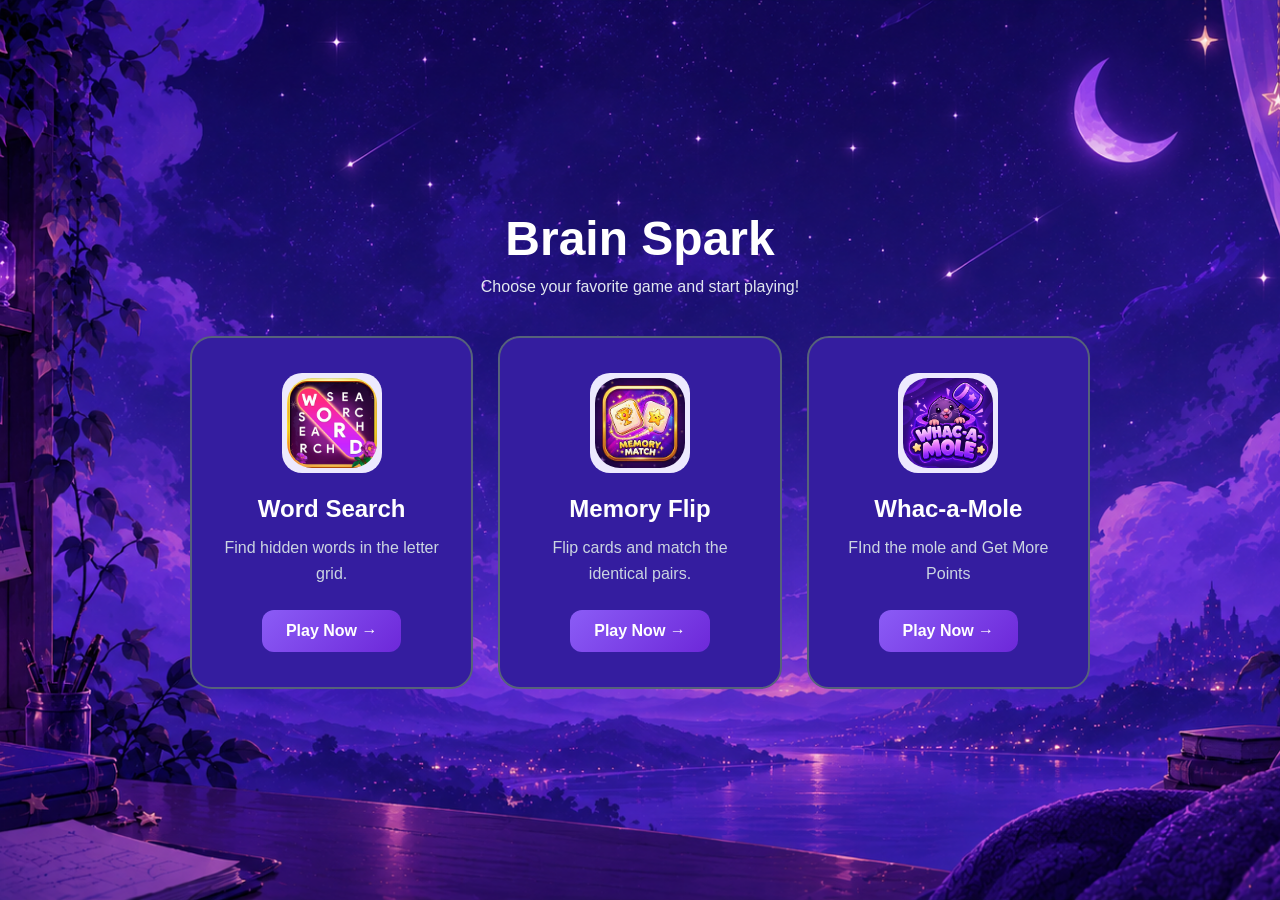
<file: index.html>
<!DOCTYPE html>
<html lang="en">
<head>
    <meta charset="UTF-8">
    <meta name="viewport" content="width=device-width, initial-scale=1.0">
    <title>Brain Spark</title>
    <link rel="stylesheet" href="homepage.css">
</head>
<body>
    <div class="home-container">
        <h1>Brain Spark</h1>
        <p class="subtitle">Choose your favorite game and start playing!</p>

        <div class="game-container">
        <div  class="game-card">
            <div class="game-icon">
                <img src="Images/wordsearchlogo.png" alt="Word Search Game Logo">
            </div>
            <h2>Word Search</h2>
            <p>Find hidden words in the letter grid.</p>
            <a href="wordsearch.html" class="play-btn">Play Now →</a>
        </div>
        <div class="game-card">
            <div class="game-icon">
                <img src="Images/memoryfliplogo.jpg" alt="Memory Flip Game Logo">
            </div>
            <h2>Memory Flip</h2>
            <p>Flip cards and match the identical pairs.</p>
            <a href="memoryflip.html" class="play-btn">Play Now →</a>
        </div>
        <div class="game-card">
            <div class="game-icon">
                <img src="Images/molelogo.png" alt="Memory Flip Game Logo">
            </div>
            <h2>Whac-a-Mole</h2>
            <p>FInd the mole and Get More Points</p>
            <a href="whac-a-mole.html" class="play-btn">Play Now →</a>
        </div>
    </div>
</body>
</html>
</file>
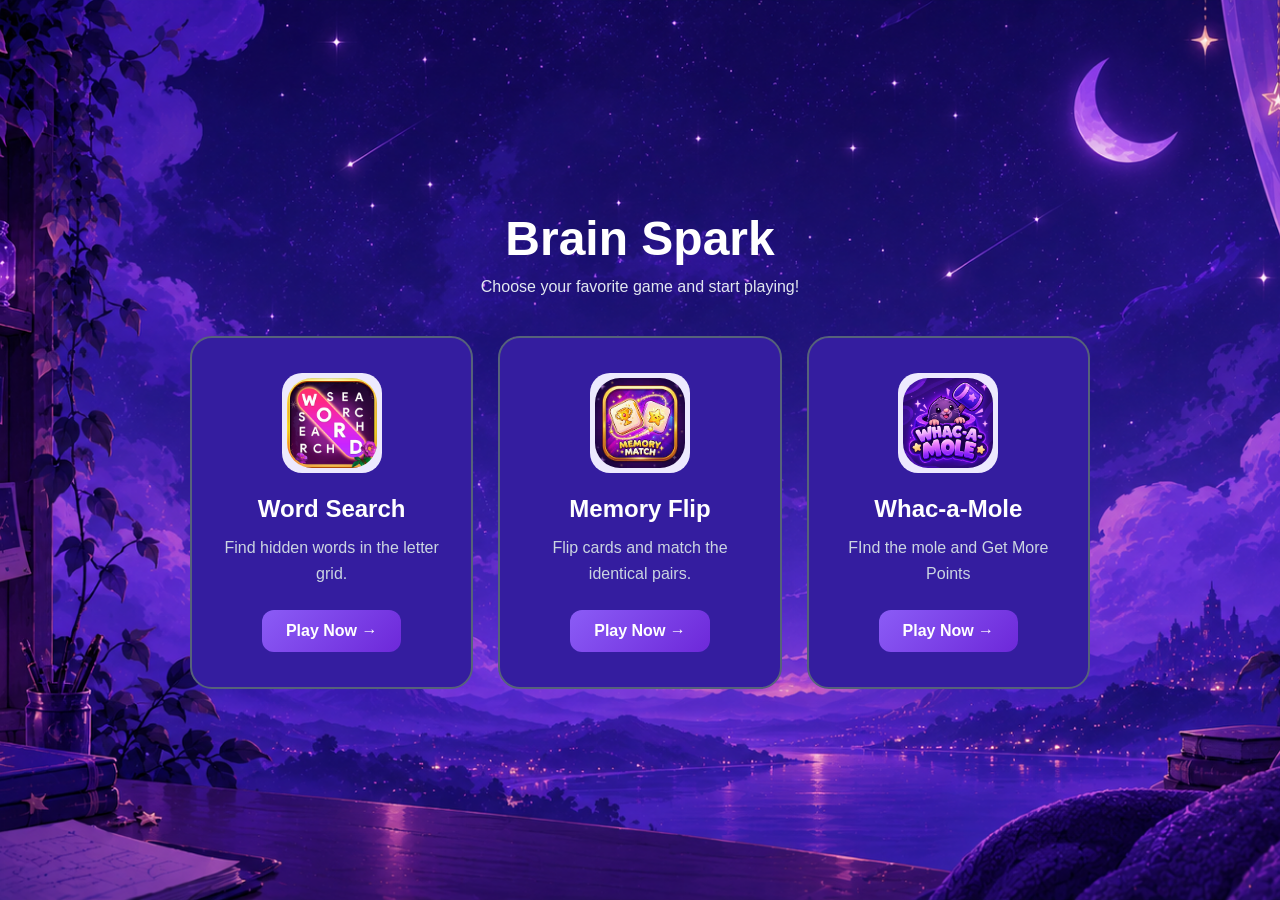
<file: homepage.html>
<!DOCTYPE html>
<html lang="en">
<head>
    <meta charset="UTF-8">
    <meta name="viewport" content="width=device-width, initial-scale=1.0">
    <title>Brain Spark</title>
    <link rel="stylesheet" href="homepage.css">
</head>
<body>
    <div class="home-container">
        <h1>Brain Spark</h1>
        <p class="subtitle">Choose your favorite game and start playing!</p>

        <div class="game-container">
        <div  class="game-card">
            <div class="game-icon">
                <img src="Images/wordsearchlogo.png" alt="Word Search Game Logo">
            </div>
            <h2>Word Search</h2>
            <p>Find hidden words in the letter grid.</p>
            <a href="wordsearch.html" class="play-btn">Play Now →</a>
        </div>
        <div class="game-card">
            <div class="game-icon">
                <img src="Images/memoryfliplogo.jpg" alt="Memory Flip Game Logo">
            </div>
            <h2>Memory Flip</h2>
            <p>Flip cards and match the identical pairs.</p>
            <a href="memoryflip.html" class="play-btn">Play Now →</a>
        </div>
        <div class="game-card">
            <div class="game-icon">
                <img src="Images/molelogo.png" alt="Memory Flip Game Logo">
            </div>
            <h2>Whac-a-Mole</h2>
            <p>FInd the mole and Get More Points</p>
            <a href="ratFinder.html" class="play-btn">Play Now →</a>
        </div>
    </div>
</body>
</html>
</file>
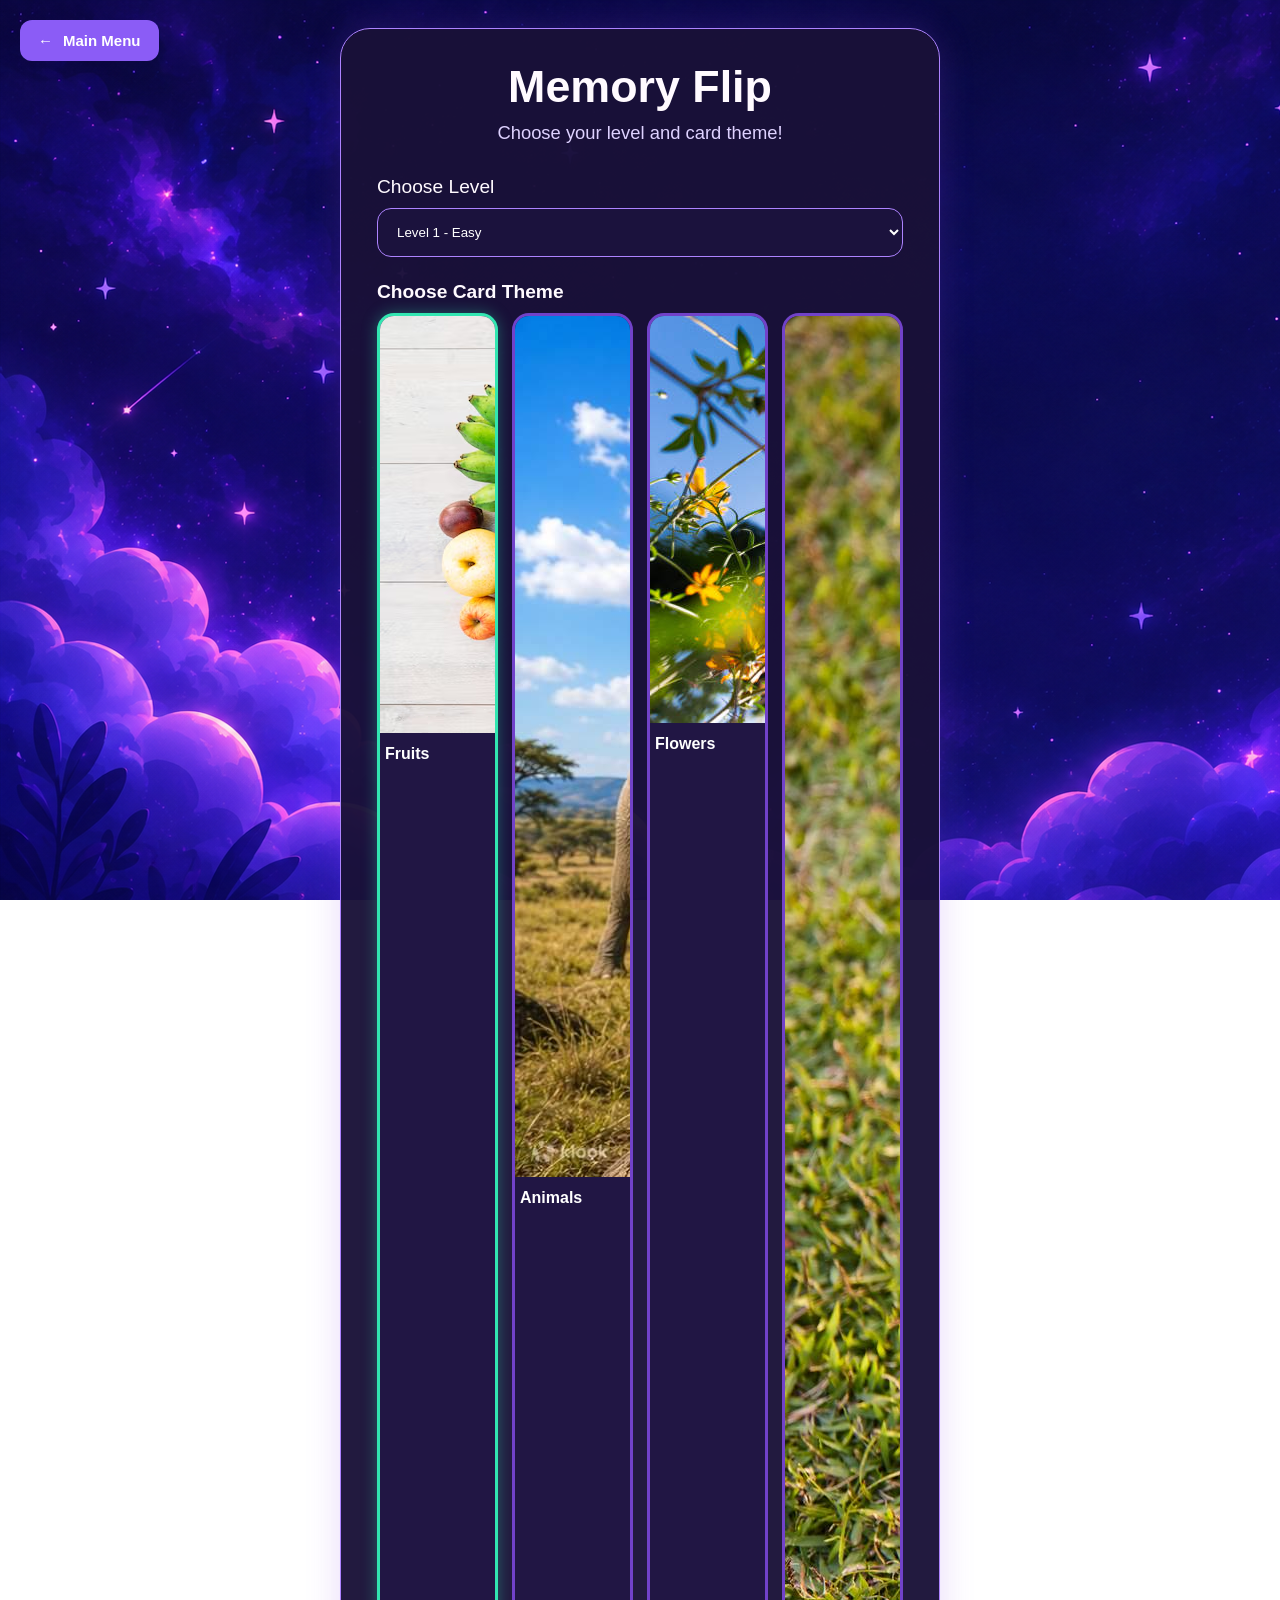
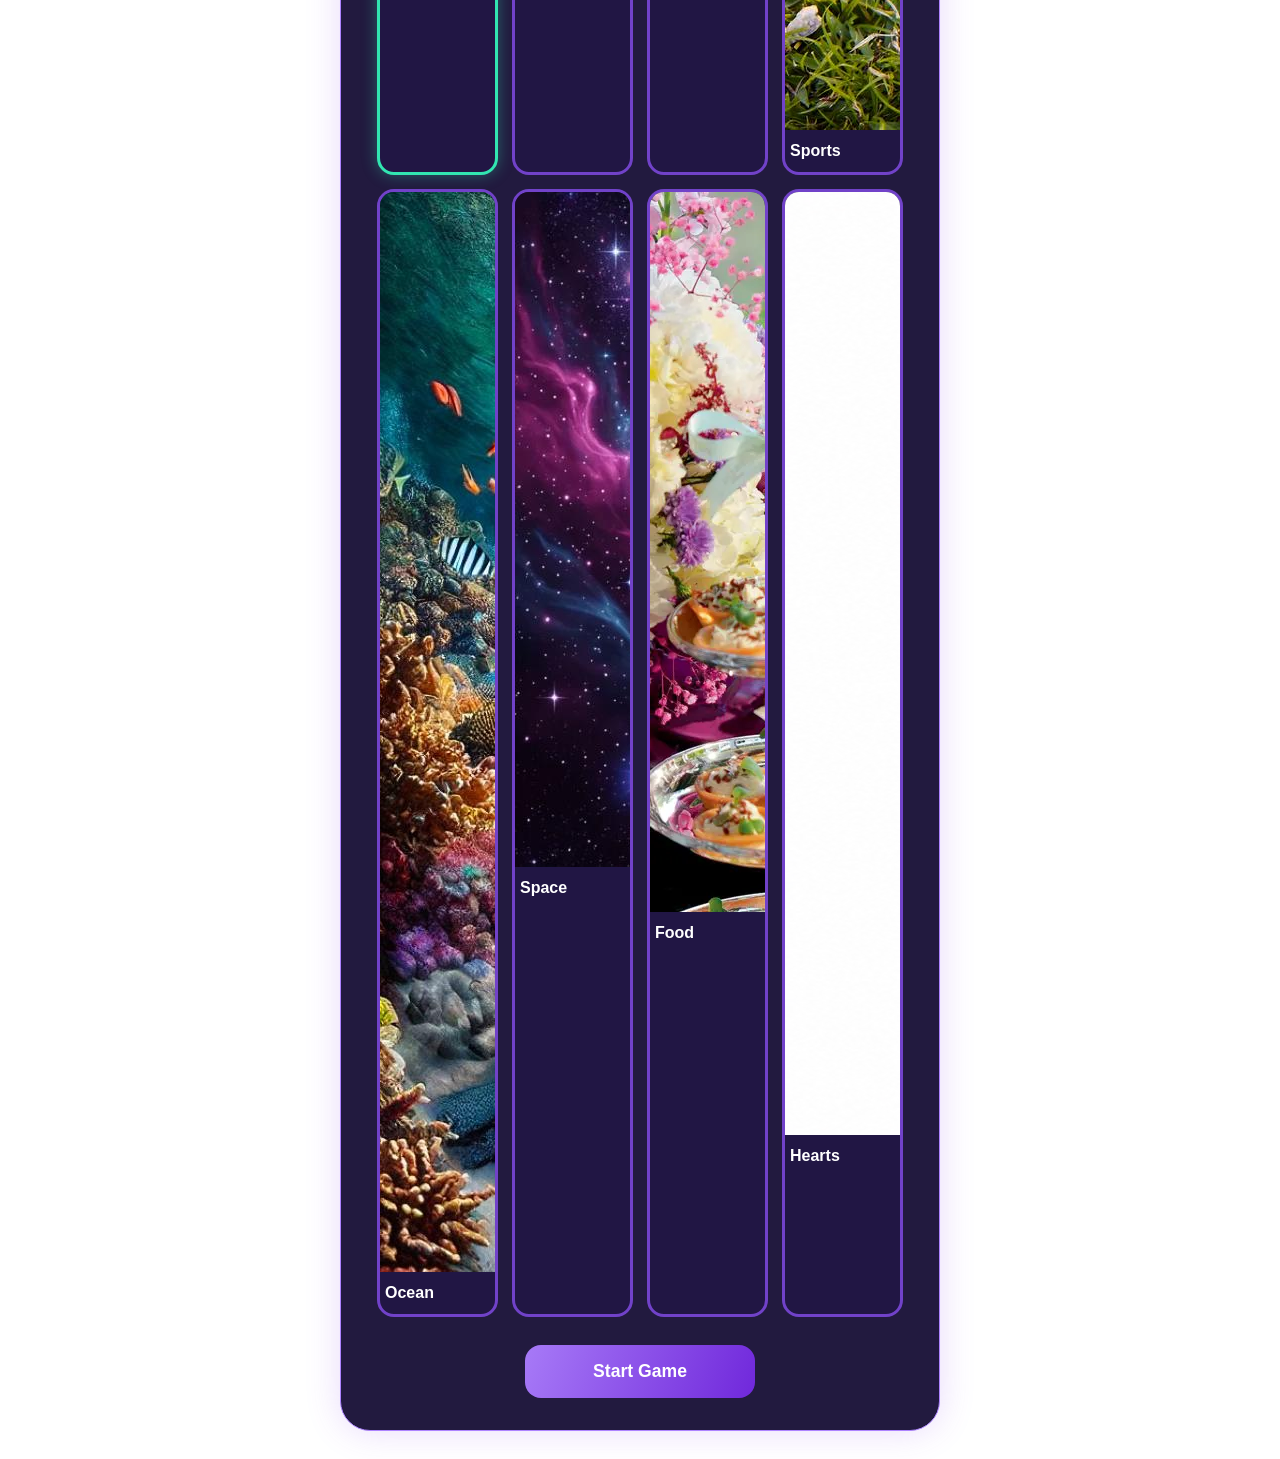
<file: memoryflip.html>
<!DOCTYPE html>
<html lang="en">
<head>
    <meta charset="UTF-8">
    <meta name="viewport" content="width=device-width, initial-scale=1.0">
    <title>Memory Flip</title>
    <link rel="stylesheet" href="memoryflip.css">
    <script src="memoryflip.js" defer></script>
</head>
<body>
    
     <main class="page">
        <a href="index.html" class="backBtn">
            <span>←</span>
            <span>Main Menu</span>
        </a>
        <section class="set" id="set">
            <h1>Memory Flip</h1>
            <p class="subtitle">Choose your level and card theme!</p>

            <label for="level">Choose Level</label>
            <select id="level">
                <option value="easy">Level 1 - Easy</option>
                <option value="medium">Level 2 - Medium</option>
                <option value="hard">Level 3 - Hard</option>
            </select>

            <h2>Choose Card Theme</h2>

            <div class="categories">
                <button class="category selected" data-category="Fruits">
                    <img src="Images/fruits.png" alt="">
                    <span>Fruits</span>
                </button>

                <button class="category" data-category="Animals">
                <img src="Images/animals.jpg" alt="">
                    <span>Animals</span>
                </button>

                <button class="category" data-category="Flowers">
                    <img src="Images/flower.jpg" alt="">
                    <span>Flowers</span>
                </button>

                <button class="category" data-category="Sports">
                    <img src="Images/sports.jpg" alt="">
                    <span>Sports</span>
                </button>

                <button class="category" data-category="Ocean">
                    <img src="Images/ocean.jpg" alt="">
                    <span>Ocean</span>
                </button>

                <button class="category" data-category="Space">
                    <img src="Images/space.jpg" alt="">
                    <span>Space</span>
                </button>

                <button class="category" data-category="Food">
                    <img src="Images/food.png" alt="">
                    <span>Food</span>
                </button>

                <button class="category" data-category="Hearts">
                    <img src="Images/hearts.png" alt="">
                    <span>Hearts</span>
                </button>
            </div>

            <button class="start-button" id="startGame">Start Game</button>
        </section>

        <section class="game-panel" id="gamePanel" hidden>
            <a href="index.html" class="backBtn">
                <span>←</span>
                <span>Main Menu</span>
            </a>
            <header class="game-header">
                <button class="back-button" id="backButton">← Back</button>
                <h1>Memory Flip</h1>
                <button class="restart-button" id="restartBtn"> Restart</button>
            </header>

            <div class="stats">
                <div class="stat">
                    <span>Time</span>
                    <strong id="timer">00:00</strong>
                </div>

                <div class="stat">
                    <span>Moves</span>
                    <strong id="moves">0</strong>
                </div>

                <div class="stat">
                    <span>Best Score</span>
                    <strong id="bestScore">--</strong>
                </div>
            </div>
            <div id="gameBoard" class="game-board"></div>
        </section>
        <section id="winMessage" class="win-message">
            <div class="win-card">
                <button id="close" aria-label="Close">&times;</button>

                <h2>✨ You did it!</h2>

                <p>Time: <strong id="finalTime">00:00</strong></p>
                <p>Moves: <strong id="finalMoves">0</strong></p>

                <p id="newRecord"></p>

                <button id="playAgain" class="start-button">
                    Play Again
                </button>
            </div>
        </section>
    </main>

</body>
</html>
</file>
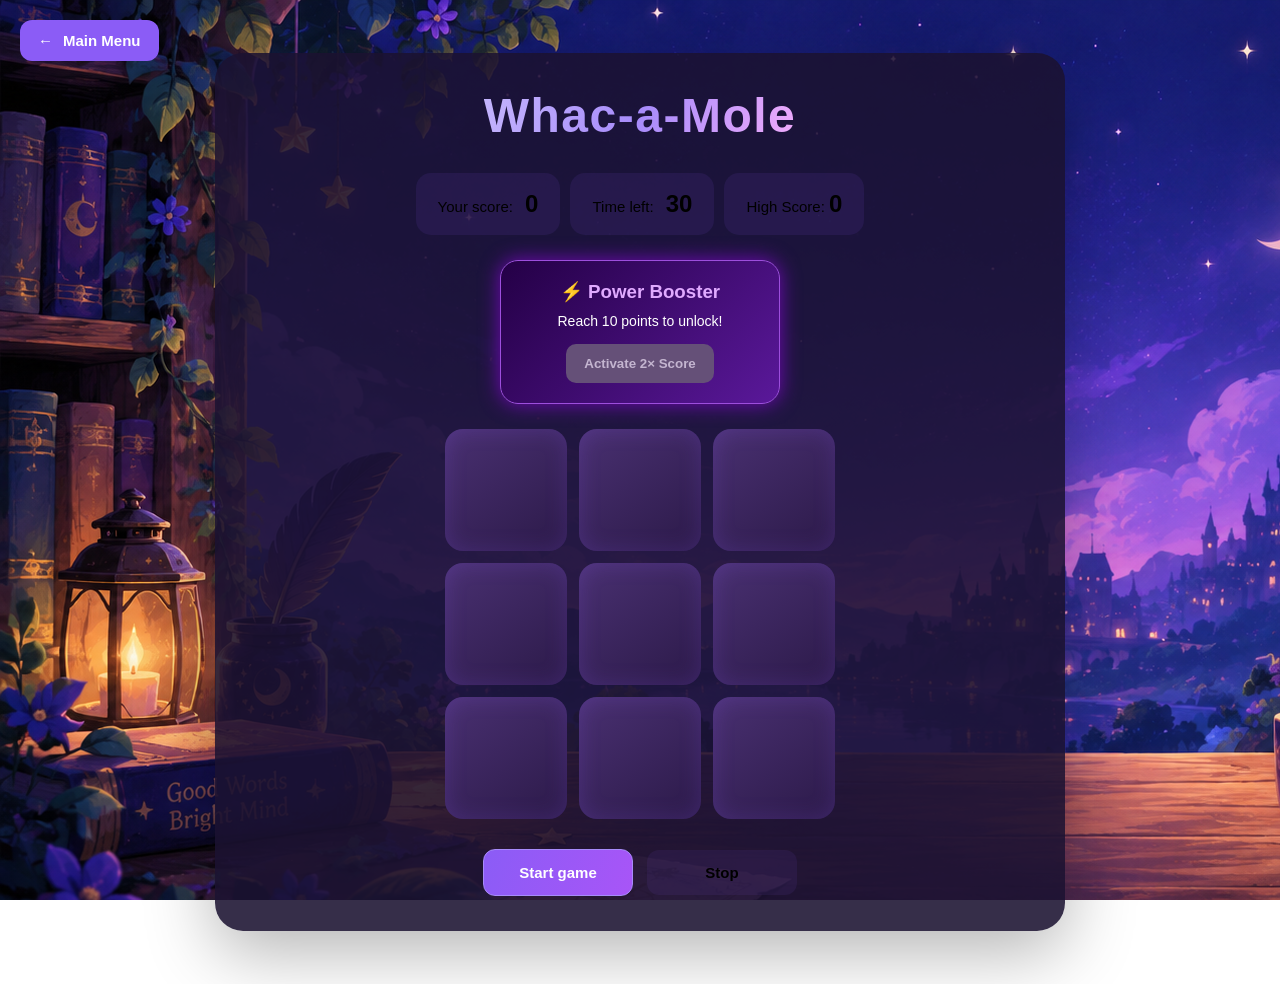
<file: whac-a-mole.html>
<!DOCTYPE html>
<html lang="en">
<head>
  <meta charset="UTF-8">
  <meta name="viewport" content="width=device-width, initial-scale=1.0">
  <link rel="stylesheet" href="whac-a-mole.css">
  <script src="whac-a-mole.js" defer></script>
  <title>Whac-a-Mole</title>
</head>
<body>
    <div class="container">
    <a href="index.html" class="backBtn">
        <span>←</span>
        <span>Main Menu</span>
    </a>
      <div class="title">
        <h1>Whac-a-Mole</h1>
      </div>
      <div id="game-popup" class="popup">
        <div class="popup-content">
          <div class="text">
            <h2>🎉 Game Over!</h2>
            <p>Your Score: <span id="final-score">0</span></p>
            <button id="play-again">Play Again</button>
            <button id="close">Close</button>
          </div>
        </div>
      </div>
      <div class="flex-container center">
        <h2>Your score: <span id="score">0</span></h2>
        <h2>Time left: <span id="time-left">30</span></h2>
        <h2>High Score: <span id="high-score">0</span></h2>
      </div>

    <div class="booster-box hidden">
        <h3>⚡ Power Booster</h3>
        <p id="booster-status">Reach 10 points to unlock!</p>
        <button id="booster-btn" disabled>Activate 2× Score</button>
    </div>
      <div class="flex-container center">
        <div class="grid"></div>
      </div>
      <div class="flex-container center button-start">
        <button class="back-button" id="start-button" >Start game</button>
        <button class="back-button" id="stop-button">Stop</button>
      </div>
    </div>
</body>
</html>
</file>
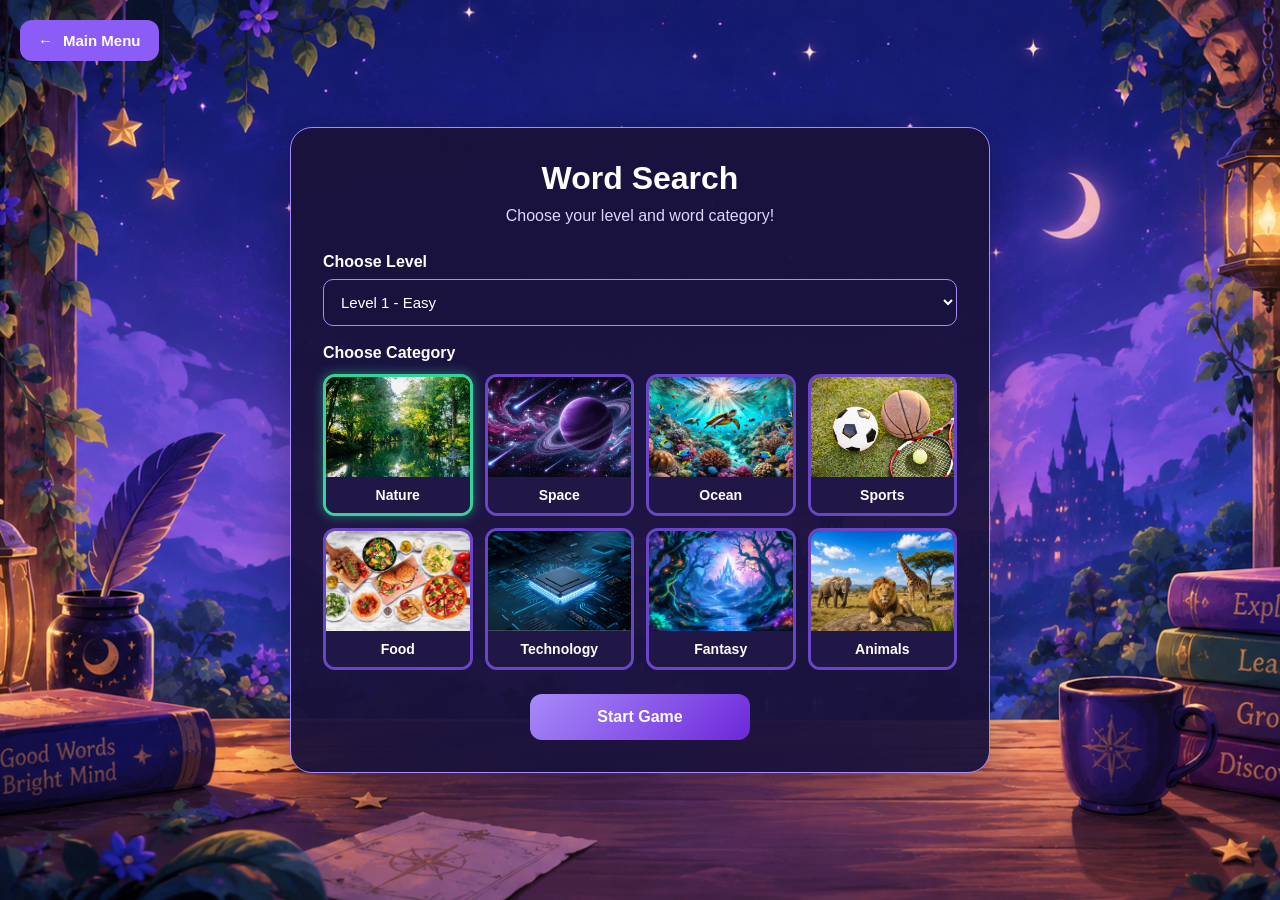
<file: wordsearch.html>
<!DOCTYPE html>
<html lang="en">
<head>
    <meta charset="UTF-8">
    <meta name="viewport" content="width=device-width, initial-scale=1.0">
    <title>Word Search</title>
    <link rel="stylesheet" href="wordsearch.css">
    <script src="wordsearch.js" defer></script>
</head>
<body>
      <div class="container" id="container">
        <a href="index.html" class="backBtn">
            <span>←</span>
            <span>Main Menu</span>
        </a>
        <div class="set" id="set">
            <h1>Word Search</h1>
            <p>Choose your level and word category!</p>
  
        <label for="levelSelect">Choose Level</label>
        <select id="levelSelect">
            <option value="1">Level 1 - Easy</option>
            <option value="2">Level 2 - Medium</option>
            <option value="3">Level 3 - Hard</option>
        </select>
        <label for="">Choose Category</label>
        <div class="categoryContainer">
            <div class="card selected" data-category="Nature" >
                <img src="Images/nature.jpg" alt="">
                <span>Nature</span>
            </div>
            <div class="card" data-category="Space">
                <img src="Images/space.jpg" alt="">
                <span>Space</span>
            </div>
            <div class="card" data-category="Ocean">
                <img src="Images/ocean.jpg" alt="">
                <span>Ocean</span>
            </div>
            <div class="card" data-category="Sports">
                <img src="Images/sports.jpg" alt="">
                <span>Sports</span>
            </div>
            <div class="card" data-category="Food">
                <img src="Images/food.jpg" alt="">
                <span>Food</span>
            </div>
            <div class="card" data-category="Technology">
                <img src="Images/tech.jpg" alt="">
                <span>Technology</span>
            </div>
            <div class="card" data-category="Fantasy">
                <img src="Images/fantasy.jpg" alt="">
                <span>Fantasy</span>
            </div>
            <div class="card" data-category="Animals">
                <img src="Images/animals.jpg" alt="Animals">
                <span>Animals</span>
            </div>
        </div>
        <button id="startBtn" class="btn">Start Game</button>
    </div>
</div>
<div class="game">
    <a href="index.html" class="backBtn">
      <span>←</span>
      <span>Main Menu</span>
    </a>
    <header class="gameHeading">
        <h1>Word Search</h1>
        <p id="levelInfo">Level 1 - Easy</p>
        <button id="close" class="close">x</button>
    </header>
    <div class="gamecard">
        <div class="info">
            <span>Category</span>
            <strong id="categoryInfo">Nature</strong>
        </div>
        <div class="info">
            <span>Time Left</span>
            <strong id="timer">02:00</strong>
        </div>
    </div>
    <main class="create">
    <div class="grid" id="grid"></div>
    <div class="wordsbox">
        <h2>Find These Words</h2>
        <div class="words" id="words"></div>
    </div>
    </main>
    <button id="restart" class="btn restart">Restart game</button>

<div class="popup-container hidden" id="popupContainer">
    <div class="popup">
        <h2 id="popupTitle">Congratulations!</h2>
        <p id="popupMessage">You found all the words!</p>
        <div class="popup-buttons">
            <button id="playAgainBtn" class="btn">Play Again</button>
            <button id="popupCloseBtn" class="btn">Close</button>
        </div>
    </div>
</div>

</div>
</body>
</html>
</file>
<file: homepage.css>
* {
    margin: 0;
    padding: 0;
    box-sizing: border-box;
}

body {
    min-height: 100vh;
    font-family: Arial, sans-serif;
    background: url("Images/homepages.png") center / cover no-repeat #170b66;
    display: flex;
    justify-content: center;
    align-items: center;
    color: white;
    padding: 20px;
}

.home-container {
    width: 100%;
    max-width: 900px;
    text-align: center;
}

.home-container h1 {
    font-size: clamp(32px, 5vw, 48px);
    margin-bottom: 12px;
}

.subtitle {
    font-size: 16px;
    color: #e2e8f0;
    margin-bottom: 40px;
}

.game-container {
    display: grid;
    grid-template-columns: repeat(3, minmax(0, 1fr));
    gap: 25px;
}

.game-card {
    text-decoration: none;
    color: white;
    background:#341d9f;
    border: 2px solid #56627a;
    border-radius: 22px;
    padding: 35px 22px;
    display: flex;
    cursor: pointer;
    flex-direction: column;
    align-items: center;
    transition: 0.3s ease;
}
a{
    text-decoration: none;
    color:white;
}
.game-card:hover {
    transform: translateY(-8px);
    border-color: #a78bfa;
    box-shadow: 0 12px 30px rgba(139, 92, 246, 0.25);
}
.game-icon {
    width: 100px;
    height: 100px;
    display: flex;
    align-items: center;
    justify-content: center;
    background: #ede9fe;
    border-radius: 20px;
    margin-bottom: 22px;
    overflow: hidden;
}

.game-icon img {
    width: 100%;
    height: 100%;
    border-radius: 30px;
    object-fit: contain;
    padding: 5px;
    display: block;
}

.game-card h2 {
    font-size: 24px;
    margin-bottom: 12px;
}

.game-card p {
    color: #cbd5e1;
    line-height: 1.6;
    margin-bottom: 24px;
}

.play-btn {
    background: linear-gradient(135deg, #8b5cf6, #6d28d9);
    padding: 12px 24px;
    border-radius: 12px;
    font-weight: bold;
}

@media (max-width: 600px) {
    .game-container {
        grid-template-columns: 1fr;
    }

    .subtitle {
        margin-bottom: 25px;
    }

    .game-card {
        padding: 25px 18px;
    }
}
</file>
<file: memoryflip.css>
* {
    margin: 0;
    padding: 0;
    box-sizing: border-box;
}

:root {
    --purple: #8b45ed;
    --light-purple: #ad83ff;
    --dark: #1b123d;
    --white: #fffaff;
}

body {
    min-height: 100vh;
    font-family: Arial, sans-serif;
    color: var(--white);
    background:url("Images/backgroundMemory.png");
    background-attachment: fixed;
}
button {
    cursor: pointer;
}

.page {
    min-height: 100vh;
    display: flex;
    align-items: center;
    justify-content: center;
    padding: 28px 18px;
}

.set,
.game-panel {
    width: 600px;
    padding: 32px 36px;
    border: 1px solid var(--light-purple);
    border-radius: 30px;
    background: rgba(25, 17, 56, 0.96);
    box-shadow: 0 0 35px rgba(139, 69, 237, 0.2);
}

.set h1,
.game-header h1 {
    text-align: center;
    font-size: clamp(2rem, 4vw, 2.8rem);
}

.subtitle {
    margin: 10px 0 32px;
    text-align: center;
    color: #ded2ff;
    font-size: 1.15rem;
}

.set label,
.set h2 {
    display: block;
    margin-bottom: 10px;
    font-size: 1.2rem;
}

.set select {
    width: 100%;
    padding: 15px;
    margin-bottom: 24px;
    color: white;
    background: var(--dark);
    border: 1px solid var(--light-purple);
    border-radius: 14px;
    outline: none;
}

.categories {
    display: grid;
    grid-template-columns: repeat(4, minmax(0, 1fr));
    gap: 14px;
}

.category {
    min-width: 0;
    overflow: hidden;
    display: flex;
    flex-direction: column;
    padding: 0;
    border: 3px solid #7142c9;
    border-radius: 17px;
    color: white;
    background: #211644;
    transition: transform 0.2s, border-color 0.2s, box-shadow 0.2s;
}

.backBtn {
    position: fixed;
    top: 20px;
    left: 20px;
    display: flex;
    align-items: center;
    gap: 10px;
    padding: 12px 18px;
    background: #8b5cf6;
    color: white;
    text-decoration: none;
    font-size: 15px;
    font-weight: 600;
    border-radius: 12px;
    z-index: 1000;
    transition: 0.3s ease;
}

.backBtn:hover {
    background: #a78bfa;
    transform: translateX(4px);
    box-shadow: 0 5px 18px #8b5cf655;
}

.category:hover {
    transform: translateY(-3px);
    border-color: var(--light-purple);
}

.category.selected {
    border-color: #32e6b1;
    box-shadow: 0 0 15px rgba(50, 230, 177, 0.35);
}

.category-image {
    min-height: 105px;
    width: 100%;
    display: flex;
    justify-content: center;
    align-items: center;
    gap: 5px;
    font-size: clamp(1.3rem, 3vw, 2rem);
}

.category > span:last-child {
    padding: 12px 5px;
    font-weight: bold;
    font-size: 1rem;
}

.start-button {
    display: block;
    min-width: 230px;
    margin: 28px auto 0;
    padding: 16px 30px;
    border: none;
    border-radius: 16px;
    color: white;
    font-size: 1.1rem;
    font-weight: bold;
    background: linear-gradient(110deg, #a77af7, #7028db);
    transition: transform 0.2s, box-shadow 0.2s;
}

.start-button:hover {
    transform: translateY(-3px);
    box-shadow: 0 0 22px rgba(167, 122, 247, 0.55);
}

.game-header {
    display: grid;
    grid-template-columns: 1fr auto 1fr;
    align-items: center;
    gap: 12px;
    margin-bottom: 24px;
}

.game-header h1 {
    font-size: clamp(1.5rem, 3vw, 2.2rem);
}

.back-button,
.restart-button {
    padding: 10px 14px;
    border: 1px solid var(--light-purple);
    border-radius: 12px;
    color: white;
    background: #28194c;
}

.restart-button {
    justify-self: end;
}

.stats {
    display: grid;
    grid-template-columns: repeat(3, minmax(0, 1fr));
    gap: 12px;
    margin-bottom: 24px;
}

.stat {
    display: flex;
    flex-direction: column;
    gap: 5px;
    padding: 12px;
    text-align: center;
    border: 1px solid #6843a8;
    border-radius: 14px;
    background: #211644;
}

.stat span {
    color: #d9c8ff;
    font-size: 0.9rem;
}

.stat strong {
    font-size: 1.2rem;
}
.game-board {
    display: grid;
    grid-template-columns: repeat(4, minmax(0, 1fr));
    gap: 12px;
    width: 100%;
    max-width: 650px;
    margin: 0 auto;
}

.game-board.medium,
.game-board.hard {
    grid-template-columns: repeat(6, minmax(0, 1fr));
}

.card {
    min-width: 0;
    aspect-ratio: 1;
}

.card-one {
    position: relative;
    width: 100%;
    height: 100%;
    transform-style: preserve-3d;
    transition: transform 0.45s;
}

.card.flipped .card-one,
.card.matched .card-one {
    transform: rotateY(180deg);
}

.card-back,
.card-front {
    position: absolute;
    inset: 0;
    display: flex;
    justify-content: center;
    align-items: center;
    border: 2px solid #9564ee;
    border-radius: 15px;
    backface-visibility: hidden;
   -webkit-backface-visibility: hidden;
}
.card-back {
    background: linear-gradient(135deg, #7b2cbf, #4cc9f0);
;
    color: white;
    font-size: 2rem;
    font-weight: bold;
}

.card-front {
    background: #ede9fe;
    font-size: 2.5rem;
    transform: rotateY(180deg);
}

.card.matched .card-front {
    background: #ddd6fe;
}

.card:hover {
    filter: brightness(1.08);
}
.card.matched .card-front {
    background: #c7ffeb;
    border-color: #32e6b1;
}
#winMessage {
    position: fixed;
    inset: 0;
    z-index: 9999;
    display: flex;
    justify-content: center;
    align-items: center;
    padding: 20px;
    background: rgba(15, 10, 35, 0.5);
    backdrop-filter: blur(10px);
    -webkit-backdrop-filter: blur(10px);
    opacity: 0;
    visibility: hidden;
    pointer-events: none;
    transition: opacity 0.3s ease, visibility 0.3s ease;
}

#winMessage.show {
    opacity: 1;
    visibility: visible;
    pointer-events: auto;
}

#winMessage .win-card {
    position: relative;
    width: min(100%, 420px);
    padding: 45px 28px 30px;
    border: 1px solid var(--light-purple);
    border-radius: 25px;
    background: linear-gradient(145deg, #2b1852, #1b123d);
    box-shadow: 0 0 35px rgba(139, 69, 237, 0.45);
    text-align: center;
    color: var(--white);
}

#winMessage h2 {
    margin-bottom: 18px;
    color: #d9c1ff;
    font-size: 2rem;
}

#winMessage p {
    margin: 10px 0;
    font-size: 1.1rem;
}

#close {
    position: absolute;
    top: 12px;
    right: 12px;
    width: 35px;
    height: 35px;
    padding: 0;
    border: 1px solid var(--light-purple);
    border-radius: 50%;
    background: #392263;
    color: white;
    font-size: 24px;
    cursor: pointer;
    transition: background 0.2s, transform 0.2s;
}

#close:hover {
    background: var(--purple);
}
.confetti {
    position: fixed;
    top: -12px;
    width: 9px;
    height: 13px;
    z-index: 10;
    pointer-events: none;
    animation: fall 3s linear forwards;
}

@keyframes fall {
    to {
        top: 105vh;
        opacity: 0;
    }
}

@media (max-width: 650px) {
    .page {
        align-items: flex-start;
        padding: 18px 12px;
    }

    .set,
    .game-panel {
        padding: 24px 16px;
        border-radius: 22px;
    }

    .categories {
        grid-template-columns: repeat(2, minmax(0, 1fr));
        gap: 12px;
    }

    .category-image {
        min-height: 90px;
    }

    .start-button {
        width: 100%;
        min-width: 0;
    }

    .game-header {
        grid-template-columns: 1fr 1fr;
    }

    .game-header h1 {
        grid-column: 1 / -1;
        grid-row: 1;
    }

    .back-button,
    .restart-button {
        grid-row: 2;
    }

    .game-board {
        gap: 8px;
    }

    .card-back,
    .card-front {
        border-radius: 10px;
    }

    .stats {
        gap: 7px;
    }

    .stat {
        padding: 10px 4px;
    }
}
</file>
<file: whac-a-mole.css>
* {
    margin: 0;
    padding: 0;
    box-sizing: border-box;
}

/* :root {
    --bg: #100b1f;
    --panel: #1b1230;
    --violet: #8b5cf6;
    --light-violet: #c4b5fd;
    --pink: #e879f9;
    --text: #f5f3ff;
    --muted: #aaa0c5;
    --border: rgba(167, 139, 250, 0.25);
} */

body {
    font-family: 'Inter', sans-serif;
    min-height: 100vh;
    background:url("Images/magic.png");
    background-attachment: fixed;
    color: var(--text);
    padding: 28px;
    visibility: hidden;
    background-color:var(--panel);
}

a {
    text-decoration: none;
    color: inherit;
}
#high-score{
    font-weight: 800;
    font-size: 24px ;
}

.text{
    margin:0;
}
.back-button {
    display: inline-flex;
    align-items: center;
    justify-content: center;
    padding: 12px 22px;
    font-size: 14px;
    font-weight: 600;
    color: var(--text);
    background: rgba(139, 92, 246, 0.12);
    border: 1px solid var(--border);
    border-radius: 12px;
    cursor: pointer;
    transition: 0.25s ease;
}
.popup {
    display: none;
    position: fixed;
    top: 0;
    left: 0;
    width: 100%;
    height: 100%;
    background: rgba(0, 0, 0, 0.7);
    justify-content: center;
    align-items: center;
    z-index: 1000;
}

.popup-content {
    background: #23083e;
    padding: 30px;
    border-radius: 20px;
    text-align: center;
    animation: popup 0.4s ease;
}

.popup-content h2 {
    color: #d9d6ddff;
    margin-bottom: 15px;
}

.popup-content button {
    padding: 10px 20px;
    border: none;
    border-radius: 10px;
    background: #7c3aed;
    color: white;
    cursor: pointer;
    margin-top: 15px;
}

@keyframes popup {
    from {
        transform: scale(0.5);
        opacity: 0;
    }
    to {
        transform: scale(1);
        opacity: 1;
    }
}
.back-button:hover {
    background: var(--violet);
    border-color: var(--light-violet);
    box-shadow: 0 0 25px rgba(139, 92, 246, 0.3);
    transform: translateY(-2px);
}

.container {
    width: min(100%, 850px);
    margin: 25px auto;
    padding: 35px;
    background: rgba(27, 18, 48, 0.88);
    border: 1px solid var(--border);
    border-radius: 28px;
    box-shadow: 0 20px 70px rgba(0, 0, 0, 0.3);
}

.title {
    display: flex;
    justify-content: center;
    align-items: center;
    margin-bottom: 30px;
}

.title h1 {
    font-size: clamp(30px, 5vw, 48px);
    font-weight: 800;
    letter-spacing: 1.5px;
    text-align: center;
    background: linear-gradient(110deg, #c4b5fd, #a78bfa,#f0abfc);
    background-clip: text;
    -webkit-background-clip: text;
    -webkit-text-fill-color: transparent;
}

.flex-container {
    display: flex;
    align-items: center;
}

.center {
    justify-content: center;
    align-items: center;
    text-align: center;
    margin-top: 10px;
    gap: 10px;

}
.container h2 {
    font-size: 15px;
    font-weight: 500;
    color: var(--muted);
    padding: 17px 22px;
    background: rgba(139, 92, 246, 0.09);
    border: 1px solid var(--border);
    border-radius: 15px;
}

#score,
#time-left {
    color: var(--light-violet);
    font-size: 24px;
    font-weight: 800;
    margin-left: 8px;
}

.grid {
    width: min(100%, 390px);
    aspect-ratio: 1;
    display: grid;
    grid-template-columns: repeat(3, 1fr);
    gap: 12px;
    margin: 0 auto;
}

.square {
    width: 100%;
    height: 100%;
    position: relative;
    overflow: hidden;
    border-radius: 18px;
    width: 100%;
    height: 100%;
    position: relative;
    overflow: hidden;
    border-radius: 18px;
    background: linear-gradient( 145deg, #493071, #2c1a49 );
    border-color: var(--violet);
    box-shadow: inset 0 0 22px rgba(139, 92, 246, 0.2);}

button{
    cursor: pointer;
}

.backBtn {
    position: fixed;
    top: 20px;
    left: 20px;
    display: flex;
    align-items: center;
    gap: 10px;
    padding: 12px 18px;
    background: #8b5cf6;
    color: white;
    text-decoration: none;
    font-size: 15px;
    font-weight: 600;
    border-radius: 12px;
    z-index: 1000;
    transition: 0.3s ease;
}

.backBtn:hover {
    background: #a78bfa;
    transform: translateX(4px);
    box-shadow: 0 5px 18px #8b5cf655;
}

.square.mole {
    cursor: pointer;
    background: linear-gradient(
        145deg,
        #493071,
        #2c1a49
    );
    border-color: var(--violet);
    box-shadow: inset 0 0 22px rgba(139, 92, 246, 0.2);
    animation: glow 0.8s ease-in-out infinite alternate;
}

.square img {
    display: block;
    width: 100%;
    height: 100%;
    object-fit: contain;
    position: absolute;
    left: 0;
    bottom: -100%;
    margin: 0;
    transition: bottom 0.2s ease;
    pointer-events: none;
}

.square.mole img {
    bottom: 0;
}

.booster-box {
    width: 280px;
    margin: 25px auto;
    padding: 20px;
    text-align: center;
    background: linear-gradient(135deg, #240046, #5a189a);
    border: 1px solid #9d4edd;
    border-radius: 18px;
    color: white;
    box-shadow: 0 0 20px #7209b7;
}

.booster-box h3 {
    margin-bottom: 10px;
    color: #e0aaff;
}

#booster-status {
    margin-bottom: 15px;
    font-size: 14px;
}

#booster-btn {
    padding: 12px 18px;
    border: none;
    border-radius: 10px;
    background: #c77dff;
    color: #240046;
    font-weight: bold;
    cursor: pointer;
    transition: 0.3s;
}

#booster-btn:hover:not(:disabled) {
    background: #e0aaff;
    transform: scale(1.05);
}

#booster-btn:disabled {
    background: #655078;
    color: #c4b5d0;
    cursor: not-allowed;
}


@keyframes glow {
    from {
        box-shadow: 0 0 8px rgba(139, 92, 246, 0.1);
    }

    to {
        box-shadow: 0 0 22px rgba(139, 92, 246, 0.3);
    }
}

.button-start {
    display: flex;
    justify-content: center;
    flex-wrap: wrap;
    gap: 14px;
    margin-top: 30px;
}

#start-button,
#stop-button {
    min-width: 150px;
    width: auto;
    padding: 14px 25px;
    font-family: inherit;
    font-size: 15px;
}

#start-button {
    background: linear-gradient(110deg, #8b5cf6, #a855f7);
    border: 1px solid #a78bfa;
    color: white;
}

#stop-button {
    background: rgba(139, 92, 246, 0.08);
    color: var(--light-violet);
    border: 1px solid var(--border);
}

#start-button:hover,
#stop-button:hover {
    background: linear-gradient(110deg, #7c3aed, #c026d3);
    color: white;
}

@media (max-width: 600px) {
    body {
        padding: 16px;
    }

    .container {
        padding: 22px 15px;
        margin-top: 20px;
        border-radius: 22px;
    }

    .container h2 {
        font-size: 13px;
        padding: 13px;
    }

    #score,
    #time-left {
        font-size: 20px;
    }

    .grid {
        gap: 8px;
    }

    .square {
        border-radius: 13px;
    }

    .button-start {
        gap: 10px;
    }

    #start-button,
    #stop-button {
        min-width: 125px;
        padding: 12px 16px;
    }
}
</file>
<file: wordsearch.css>
* {
    margin: 0;
    padding: 0;
    box-sizing: border-box;
}

body {
    font-family: Arial, sans-serif;
    min-height: 100vh;
    color: white;
    background: url("Images/magic.png") center / cover fixed no-repeat #170b66;
}

.container {
    width: 100%;
    min-height: 100vh;
    display: flex;
    justify-content: center;
    align-items: center;
    padding: 20px;
}

.hidden {
    display: none ;
}

.set {
    width: min(700px, 100%);
    padding: 32px;
    border: 1px solid #a78bfa;
    border-radius: 22px;
    background: rgba(25, 18, 58, 0.94);
    box-shadow: 0 15px 50px #0005;
}

h1 {
    text-align: center;
    font-size: 32px;
    margin-bottom: 10px;
}

p {
    text-align: center;
    color: #ddd6fe;
    margin-bottom: 28px;
}

label {
    display: block;
    margin: 18px 0 8px;
    font-weight: bold;
}

select {
    width: 100%;
    padding: 13px;
    border: 1px solid #a78bfa;
    border-radius: 10px;
    font-size: 15px;
    color: white;
    background-color: #19123e;
    outline: none;
}

.backBtn {
    position: fixed;
    top: 20px;
    left: 20px;
    display: flex;
    align-items: center;
    gap: 10px;
    padding: 12px 18px;
    background: #8b5cf6;
    color: white;
    text-decoration: none;
    font-size: 15px;
    font-weight: 600;
    border-radius: 12px;
    z-index: 1000;
    transition: 0.3s ease;
}

.backBtn:hover {
    background: #a78bfa;
    transform: translateX(4px);
    box-shadow: 0 5px 18px #8b5cf655;
}

.btn {
    display: block;
    width: 100%;
    max-width: 220px;
    padding: 14px;
    margin: 24px auto 0;
    border: none;
    border-radius: 12px;
    background: linear-gradient(135deg, #a78bfa, #6d28d9);
    color: white;
    font-size: 16px;
    font-weight: bold;
    cursor: pointer;
    transition: transform 0.2s, box-shadow 0.2s;
}

.btn:hover {
    transform: translateY(-2px);
    box-shadow: 0 6px 18px #6d28d966;
}

.categoryContainer {
    display: grid;
    grid-template-columns: repeat(4, minmax(0, 1fr));
    gap: 12px;
    margin-top: 12px;
}

.card {
    position: relative;
    overflow: hidden;
    border: 3px solid #6a45c7;
    border-radius: 12px;
    cursor: pointer;
    background: #19123e;
    transition: transform 0.2s, border-color 0.2s;
}

.card:hover {
    transform: translateY(-3px);
}

.card.selected {
    border-color: #34d399;
    box-shadow: 0 0 12px #34d39980;
}

.card img {
    display: block;
    width: 100%;
    height: 100px;
    object-fit: cover;
}

.card span {
    display: block;
    padding: 10px 5px;
    text-align: center;
    color: white;
    font-weight: bold;
    background: #211746;
    font-size: 14px;
}

.game {
    display: none;
    width: 100%;
    min-height: 100vh;
    padding: 24px;
}

.gameHeading {
    position: relative;
    max-width: 900px;
    margin: 0 auto 24px;
    padding: 20px;
    border: 1px solid #a78bfa;
    border-radius: 16px;
    background: rgba(25, 18, 58, 0.96);
}

.gameHeading h1 {
    padding: 0 40px;
}

.gameHeading p {
    margin-bottom: 0;
}

.close {
    position: absolute;
    top: 16px;
    right: 18px;
    width: 36px;
    height: 36px;
    border: 1px solid #a78bfa;
    border-radius: 8px;
    background: #211746;
    color: white;
    font-size: 22px;
    cursor: pointer;
}

.close:hover {
    background: #6d28d9;
}

.gamecard {
    display: flex;
    justify-content: center;
    gap: 20px;
    max-width: 900px;
    margin: 0 auto 24px;
}

.info {
    display: flex;
    flex-direction: column;
    align-items: center;
    gap: 8px;
    min-width: 150px;
    padding: 16px 24px;
    border: 1px solid #6a45c7;
    border-radius: 12px;
    background: #19123e;
}

.info span {
    color: #ddd6fe;
    font-size: 14px;
}

.info strong {
    font-size: 22px;
}

#timer.warning {
    color: #f87171;
}

.create {
    display: flex;
    justify-content: center;
    align-items: flex-start;
    gap: 24px;
    padding: 20px 0;
    max-width: 900px;
    margin: 0 auto;
}

.grid {
    display: grid;
    grid-template-columns: repeat(12, minmax(0, 1fr));
    gap: 4px;
    width: min(90vw, 480px);
    flex-shrink: 0;
    touch-action: none;
    user-select: none;
}

.cell {
    display: flex;
    justify-content: center;
    align-items: center;
    aspect-ratio: 1;
    min-width: 0;
    background: #211746;
    border: 1px solid #6a45c7;
    border-radius: 5px;
    color: white;
    font-size: clamp(10px, 2vw, 16px);
    font-weight: bold;
    cursor: pointer;
    transition: background 0.15s;
}

.cell.selected {
    background: #7c3aed;
    border-color: #c4b5fd;
}

.cell.found {
    background: #059669;
    border-color: #34d399;
}

.wordsbox {
    width: 260px;
    max-height: 480px;
    overflow-y: auto;
    padding: 20px;
    border: 1px solid #6a45c7;
    border-radius: 12px;
    background: #19123e;
}

.wordsbox h2 {
    margin-bottom: 16px;
    font-size: 20px;
    text-align: center;
}

.words {
    display: grid;
    grid-template-columns: repeat(2, minmax(0, 1fr));
    gap: 4px;
}

.word {
    padding: 7px 5px;
    border-radius: 6px;
    color: #ddd6fe;
    font-size: 13px;
    text-align: center;
    overflow-wrap: anywhere;
}

.word.completed {
    color: #34d399;
    text-decoration: line-through;
    background: #05966920;
}

.restart {
    margin: 10px auto 24px;
}

.popup-container {
    position: fixed;
    inset: 0;
    z-index: 1000;
    display: flex;
    justify-content: center;
    align-items: center;
    padding: 20px;
    background: rgba(0, 0, 0, 0.75);
    backdrop-filter: blur(6px);
}

.popup-container.hidden {
    display: none;
}

.popup {
    width: min(400px, 100%);
    padding: 32px 24px;
    text-align: center;
    border: 1px solid #a78bfa;
    border-radius: 22px;
    background: #19123e;
    box-shadow: 0 15px 50px #0008;
    animation: popupAppear 0.3s ease;
}

.popup h2 {
    margin-bottom: 14px;
    color: #a78bfa;
    font-size: 28px;
}

.popup p {
    margin-bottom: 24px;
    color: #ddd6fe;
    line-height: 1.6;
}

.popup-buttons {
    display: flex;
    justify-content: center;
    gap: 12px;
    flex-wrap: wrap;
}

.popup-buttons .btn {
    width: auto;
    flex: 1;
    min-width: 110px;
    margin: 0;
    padding: 12px 16px;
}

@keyframes popupAppear {
    from {
        opacity: 0;
        transform: scale(0.85);
    }

    to {
        opacity: 1;
        transform: scale(1);
    }
}

.confetti {
    position: fixed;
    top: -15px;
    width: 10px;
    height: 16px;
    z-index: 2000;
    pointer-events: none;
    border-radius: 2px;
    animation: confettiFall linear forwards;
}

@keyframes confettiFall {
    0% {
        transform: translateY(0) rotate(0deg);
        opacity: 1;
    }

    100% {
        transform: translateY(110vh) rotate(720deg);
        opacity: 0;
    }
}
@media (max-width: 768px) {
    .set {
        padding: 24px;
    }
    .categoryContainer {
        grid-template-columns: repeat(3, minmax(0, 1fr));
    }
    .create {
        flex-direction: column;
        align-items: center;
        gap: 20px;
    }
    .grid {
        width: min(92vw, 480px);
    }
    .wordsbox {
        width: min(92vw, 480px);
        max-height: 300px;
    }
    .words {
        grid-template-columns: repeat(3, minmax(0, 1fr));
    }
    .game {
        padding: 16px;
    }
}
@media (max-width: 480px) {
    .set {
        padding: 18px;
    }
    h1 {
        font-size: 26px;
    }
    .categoryContainer {
        grid-template-columns: repeat(2, minmax(0, 1fr));
        gap: 10px;
    }
    .card img {
        height: 85px;
    }
    .gamecard {
        gap: 10px;
    }
    .info {
        flex: 1;
        min-width: 0;
        padding: 12px 8px;
    }
    .info strong {
        font-size: 18px;
    }
    .grid {
        gap: 2px;
    }
    .cell {
        border-radius: 3px;
        font-size: clamp(9px, 3vw, 14px);
    }
    .wordsbox {
        padding: 14px;
    }
    .words {
        grid-template-columns: repeat(2, minmax(0, 1fr));
    }
}
</file>
